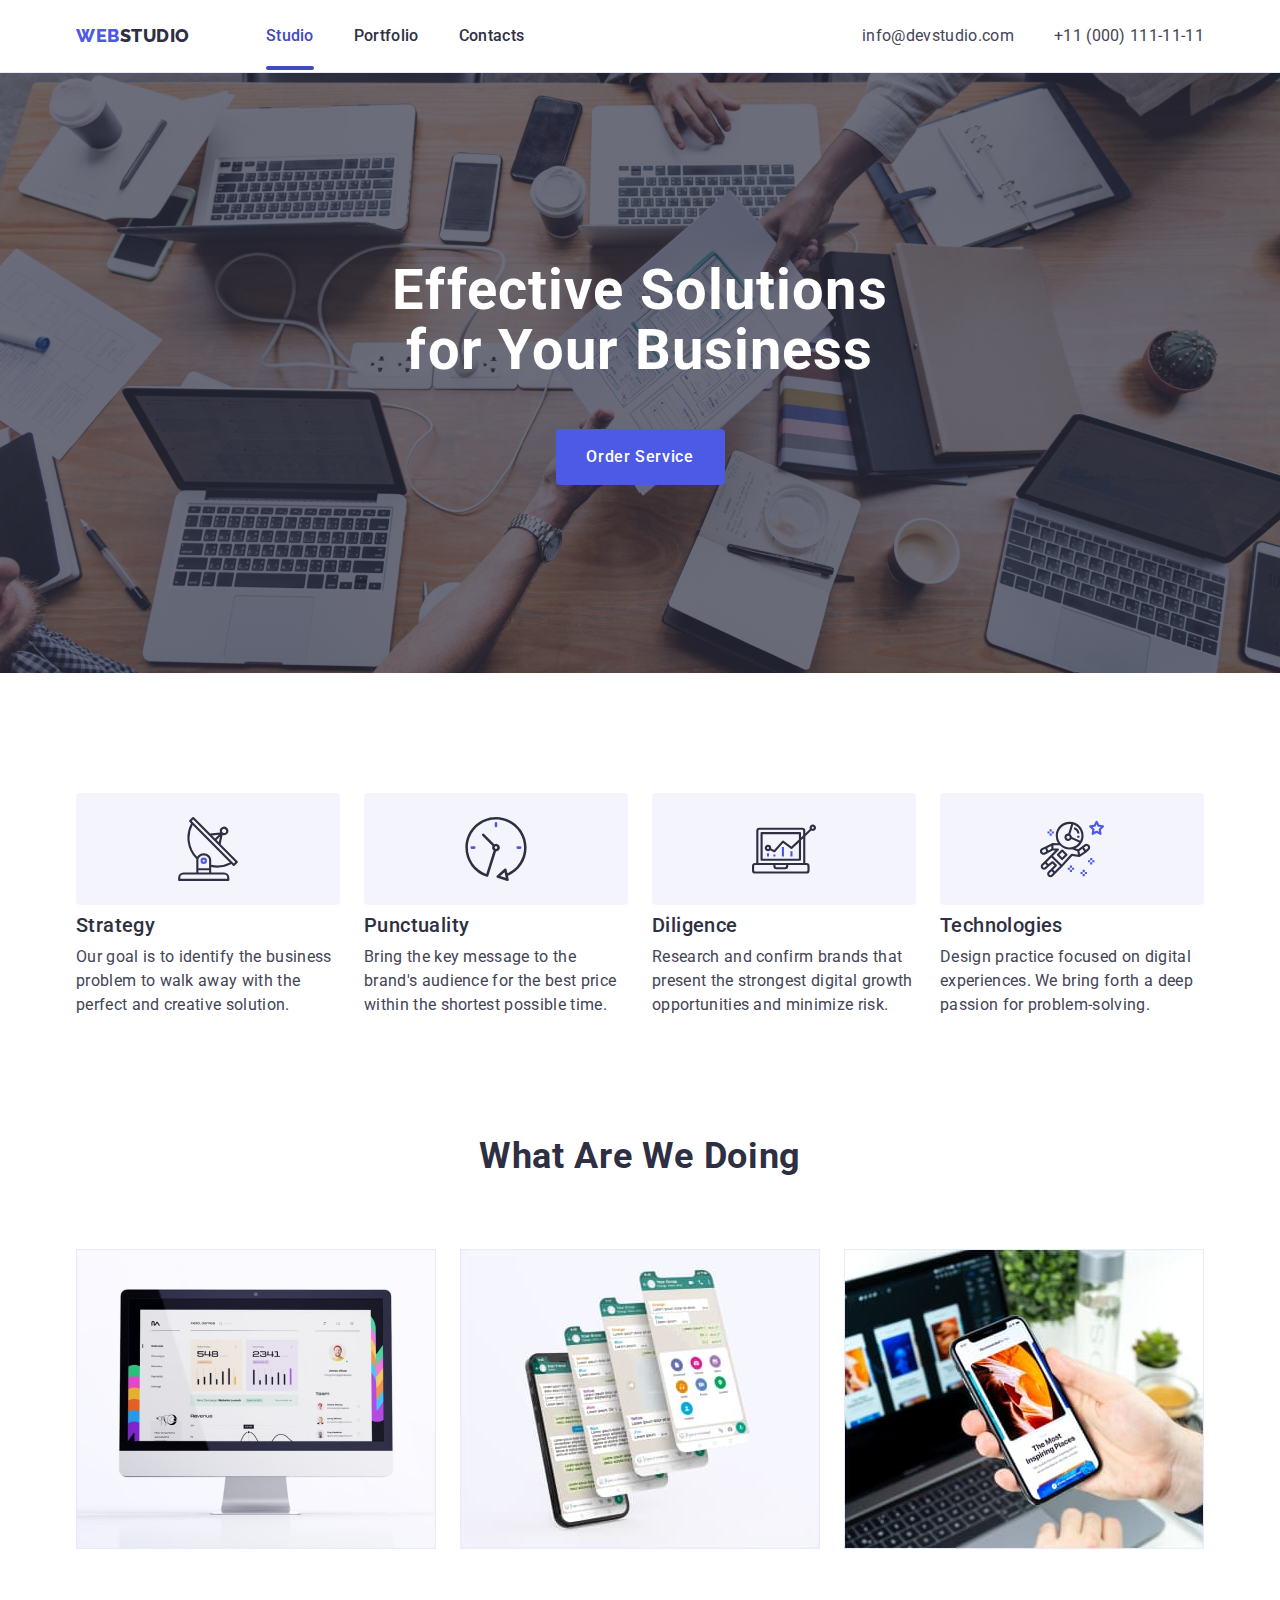
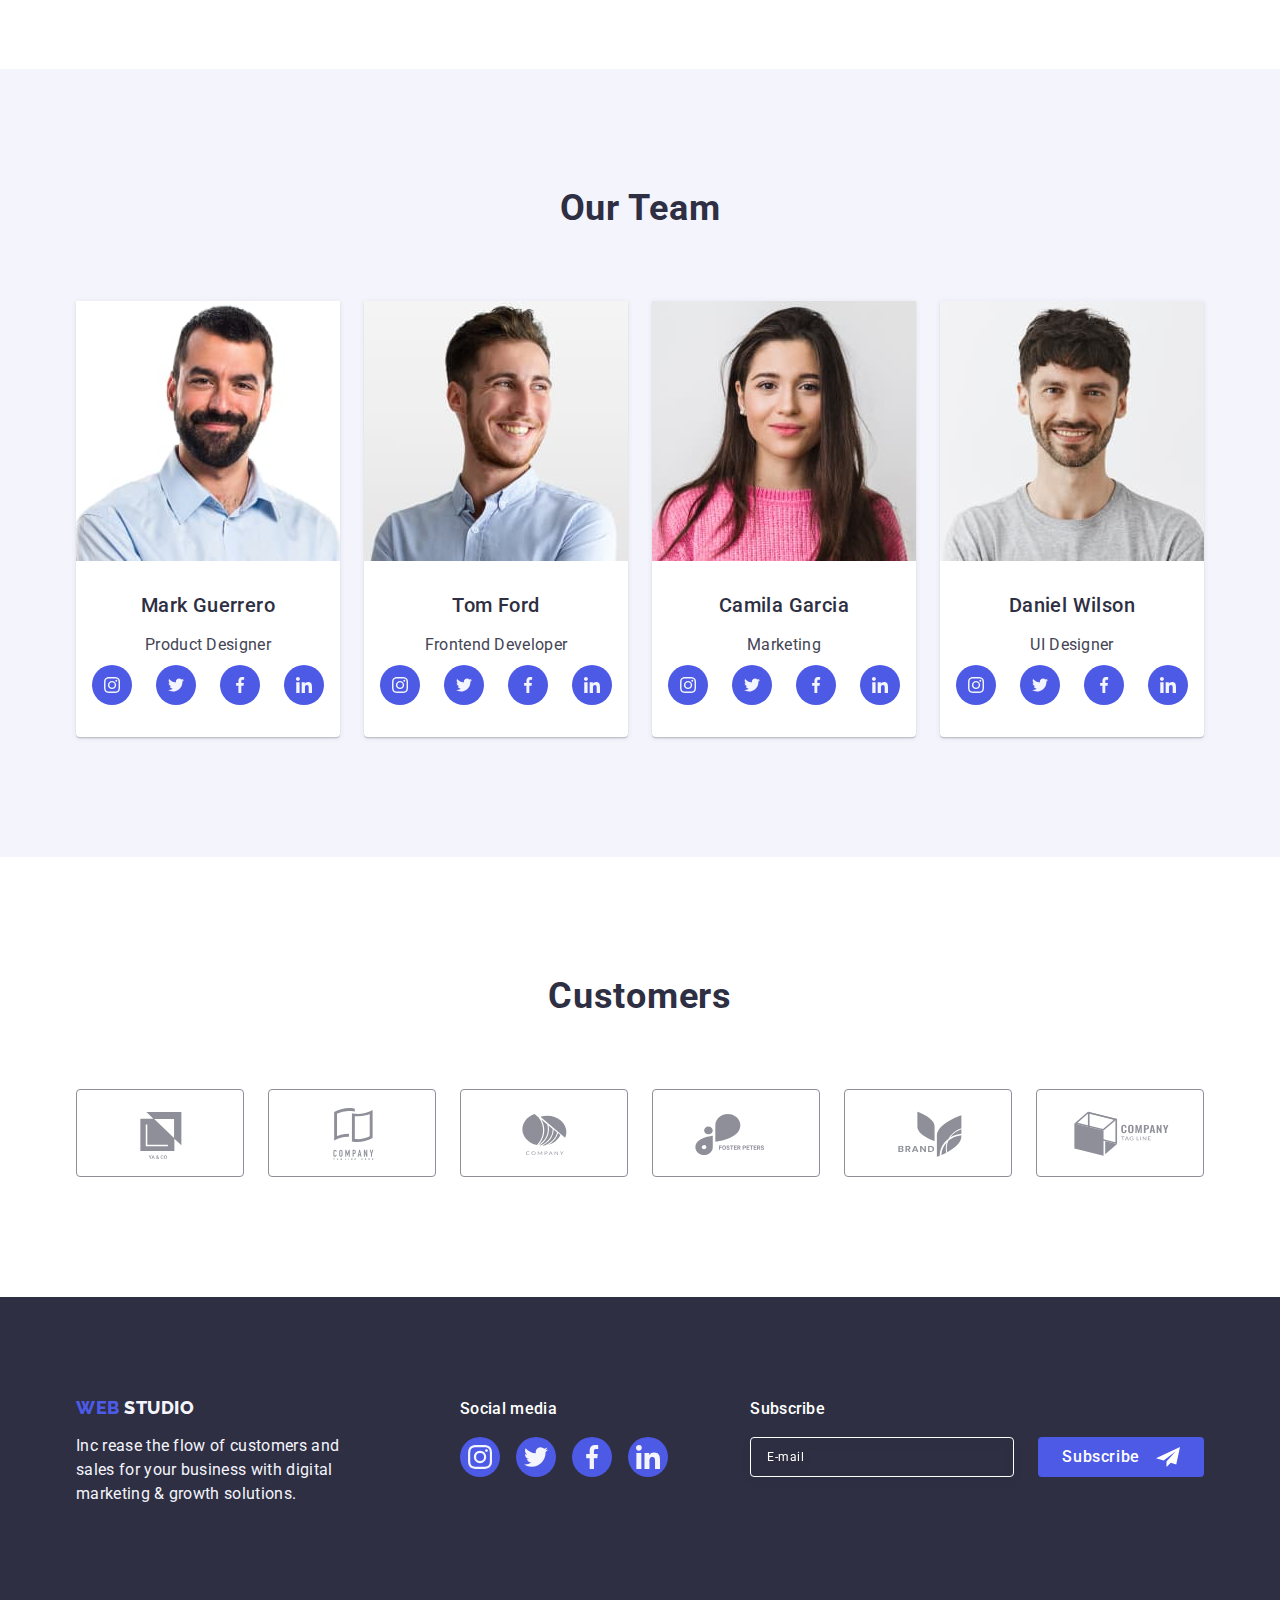
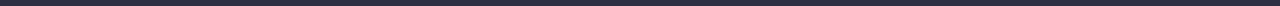
<file: index.html>
<!DOCTYPE html>
<html lang="en">
<head>
    <meta charset="UTF-8">
    <meta http-equiv="X-UA-Compatible" content="IE=edge">
    <meta name="viewport" content="width=device-width, initial-scale=1.0">
    <title>Document</title>
    <link rel="preconnect" href="https://fonts.googleapis.com">
<link rel="preconnect" href="https://fonts.gstatic.com" crossorigin>
<link href="https://fonts.googleapis.com/css2?family=Montserrat:ital,wght@0,600;1,400&family=Poppins:ital,wght@0,800;1,800&display=swap" rel="stylesheet">
<link rel="preconnect" href="https://fonts.googleapis.com">
<link rel="preconnect" href="https://fonts.gstatic.com" crossorigin>
<link href="https://fonts.googleapis.com/css2?family=Montserrat:ital,wght@0,600;1,400&family=Poppins:ital,wght@0,800;1,800&family=Roboto:wght@400;500;700&display=swap" rel="stylesheet">
<link rel="preconnect" href="https://fonts.googleapis.com">
<link rel="preconnect" href="https://fonts.gstatic.com" crossorigin>
<link href="https://fonts.googleapis.com/css2?family=Raleway:wght@800&display=swap" rel="stylesheet">
<!--normolize-->
<link rel="stylesheet" href="https://cdn.jsdelivr.net/npm/modern-normalize@2.0.0/modern-normalize.min.css">
    <link rel="stylesheet" href="css/styles.css">
</head>
<body class="page">
        <header class="header">
            <div class="header-container container ">
                <nav class="nav">
                    <a class="logo logo-link link"
                        href="./index.html">Web <span class="logo-link  span">Studio</span> </a>
                        <ul class="nav-list list ">
                            <li class="nav-item"> <a class="nav-link active link"
                                href="./index.html">Studio</a></li>
                            <li class="nav-item"> <a class="nav-link  link"
                                href="./portfolio.html">Portfolio</a></li>
                            <li class="nav-item"> <a class="nav-link  link"
                                href="">Contacts</a></li>
                        </ul>
                                </nav>
                    <address class="address">
                        <ul  class="address-list list nav-list">
                            <li class="address-item"><a href="mailto:info@devstudio.com" class="phone link">info@devstudio.com</a></li>
                            <li class="address-item"><a href="tel:+110001111111" class="phone link">+11 (000) 111-11-11</a></li>
                        </ul>
                    </address>
                </div>
        </header>
    <main class="main">
         <!-- №1 -->   
        <section class="section">        
            <div class="container container-btn ">
                <h1 class="title">
                    Effective Solutions for Your Business
                </h1>
                    <button type="button" class="btn btn-section" data-modal-open> Order Service </button>
            </div>
        </section>    
               <!-- №2 -->   
    <section class="section-content section-rools">   
            <div class="container  ">
                <h2 class="visually-hidden" hidden>Advantages</h2>
                    <ul class="section-content list list">
                        <li class=" item-item">
                            <div class="rools-icon"><svg class="icon" width ="64" height="64">
                                <use href="./images/icons.svg#antenna-1-1"></use>
                            </svg></div>
                            <h3 class="section-content text">Strategy</h3>
                            <p class="section-content-text">Our goal is to identify the business
                            problem to walk away with the perfect and creative solution.</p>
                        </li>
                        <li class=" item-item">
                            <div class="rools-icon"><svg class="icon" width ="64" height="64">
                                <use href="./images/icons.svg#clock-1"></use>
                            </svg></div>
                            <h3 class="section-content text">Punctuality</h3>
                            <p class="section-content-text">Bring the key message to the brand's audience for the best price within the shortest possible time. </p>
                        </li>
                        <li class=" item-item">
                            <div class="rools-icon"><svg class="icon" width ="64" height="64">
                                <use href="./images/icons.svg#diagram-1"></use>
                            </svg></div>
                            <h3 class="section-content text">Diligence</h3>
                            <p class="section-content-text">Research and confirm brands that present the strongest digital growth opportunities and minimize risk. </p>
                        </li>
                         <li class=" item-item">
                            <div class="rools-icon"><svg class="icon" width ="64" height="64">
                                <use href="./images/icons.svg#astronaut-1"></use>
                            </svg></div>
                            <h3 class="section-content text">Technologies</h3>
                            <p class="section-content-text">Design practice focused on digital experiences. We bring forth a deep passion for problem-solving. </p>
                        </li>
                    </ul>
            </div>
    </section> 
          <!-- №3 -->       
    <section class="section-img">      
            <div class="container work ">
                <h2 class="section-img-title">What are we doing</h2>
                    <ul class="list">
                        <li class=" item">
                        <img src="./images/Rectangle71@2x.jpg" alt="monitor" width="360" height="300" class="section-img-img"></li>
                        <li class=" item">
                        <img src="./images/Rectangle71.jpg" alt="mesenger" width="360" height="300" class="section-img-img"></li>
                        <li class="item">
                        <img src="./images/Rectangle7(2).jpg" alt="smartphone" width="360" height="300" class="section-img-img"></li>
                    </ul>
            </div>
    </section>       
              <!-- №4 -->      
     <section class="section-team-top">      
            <div class="container container-title ">
                <h2 class="teacher-title">Our Team</h2>
                <ul class="section-team-list list">
                    <li class="section-team-item">
                    <img src="./images/img.jpg" alt="teacher" width="264" height="260" class="section-team img">
                    <div class="job">
                        <h3 class="section-team name">Mark Guerrero</h3> 
                        <p class="section-team job-title">Product Designer</p>
                            <ul class="list-network">
                                <li class="item-network">
                                    <a href="#" class="icon-network">
                                        <svg class="network" width ="16" height="16">
                                            <use href="./images/icons.svg#instagram-2"></use>
                                        </svg>
                                    </a>
                                </li>
                                    <li class="item-network">
                                        <a href="#" class="icon-network">
                                            <svg class="network" width ="16" height="16">
                                                <use href="./images/icons1.svg#twitter"></use>
                                            </svg>
                                         </a>
                                    </li>
                                        <li class="item-network">
                                            <a href="#" class="icon-network">
                                                <svg class="network" width ="16" height="16">
                                                    <use href="./images/icons1.svg#facebook-1"></use>
                                                </svg>
                                            </a>
                                        </li>
                                            <li class="item-network">
                                                <a href="#" class="icon-network">
                                                    <svg class="network" width ="16" height="16">
                                                        <use href="./images/icons1.svg#linkedin"></use>
                                                    </svg>
                                                </a>
                                            </li>
                            </ul>
                            </div>
                   
                </li>
                    <li class="section-team-item">
                   <img src="./images/img(1).jpg" alt="teacher" width="264" height="260" class="section-team img">
                   <div class="job">
                    <h3 class="section-team name">Tom Ford</h3> 
                    <p class="section-team job-title"> Frontend Developer</p>
                        <ul class="list-network">
                            <li class="item-network">
                                <a href="#" class="icon-network">
                                    <svg class="network" width ="16" height="16">
                                        <use href="./images/icons.svg#instagram-2"></use>
                                    </svg>
                                </a>
                            </li>
                                <li class="item-network">
                                    <a href="#" class="icon-network">
                                        <svg class="network" width ="16" height="16">
                                            <use href="./images/icons1.svg#twitter"></use>
                                        </svg>
                                        </a>
                                </li>
                                    <li class="item-network">
                                        <a href="#" class="icon-network">
                                            <svg class="network" width ="16" height="16">
                                                <use href="./images/icons1.svg#facebook-1"></use>
                                            </svg>
                                         </a>
                                    </li>
                                        <li class="item-network">
                                            <a href="#" class="icon-network">
                                                <svg class="network" width ="16" height="16">
                                                    <use href="./images/icons1.svg#linkedin"></use>
                                                </svg>
                                            </a>
                                        </li>
                        </ul>
                        </div>

                    <li class="section-team-item">
                    <img src="./images/img(2).jpg" alt="teacher" width="264" height="260" class="section-team img">
                    <div class="job">
                        <h3 class="section-team name">Camila Garcia</h3>
                         <p class="section-team job-title">Marketing</p>
                            <ul class="list-network">
                                <li class="item-network">
                                    <a href="#" class="icon-network">
                                        <svg class="network" width ="16" height="16">
                                            <use href="./images/icons.svg#instagram-2"></use>
                                        </svg>
                                     </a>
                                </li>
                                    <li class="item-network">
                                        <a href="#" class="icon-network">
                                            <svg class="network" width ="16" height="16">
                                                <use href="./images/icons1.svg#twitter"></use>
                                            </svg>
                                         </a>
                                    </li>
                                        <li class="item-network">
                                            <a href="#" class="icon-network">
                                                <svg class="network" width ="16" height="16">
                                                    <use href="./images/icons1.svg#facebook-1"></use>
                                                </svg>
                                            </a>
                                        </li>
                                            <li class="item-network">
                                                <a href="#" class="icon-network">
                                                    <svg class="network" width ="16" height="16">
                                                        <use href="./images/icons1.svg#linkedin"></use>
                                                    </svg>
                                                </a>
                                            </li>
                            </ul>
                            </div>
                   
                    <li class="section-team-item">
                    <img src="./images/img(3).jpg" alt="teacher" width="264" height="260" class="section-team img">
                    <div class="job">
                        <h3 class="section-team name">Daniel Wilson</h3> 
                        <p class="section-team job-title"> UI Designer</p>
                            <ul class="list-network">
                                <li class="item-network">
                                    <a href="#" class="icon-network">
                                        <svg class="network" width ="16" height="16">
                                            <use href="./images/icons.svg#instagram-2"></use>
                                        </svg>
                                        </a>
                                </li>
                                    <li class="item-network">
                                        <a href="#" class="icon-network">
                                            <svg class="network" width ="16" height="16">
                                                <use href="./images/icons1.svg#twitter"></use>
                                            </svg>
                                         </a>
                                    </li>
                                        <li class="item-network">
                                            <a href="#" class="icon-network">
                                                <svg class="network" width ="16" height="16">
                                                    <use href="./images/icons1.svg#facebook-1"></use>
                                                </svg>
                                             </a>
                                        </li>
                                            <li class="item-network">
                                                <a href="#" class="icon-network">
                                                    <svg class="network" width ="16" height="16">
                                                        <use href="./images/icons1.svg#linkedin"></use>
                                                    </svg>
                                                </a>
                                            </li>
                            </ul>
                            </div>
                   
                </ul>
            </div>
    </section>    
    <!-- №5 -->    
    <section class="customers">
        <div class="customers-item  container">
                 <h2 class="teacher-title">Customers</h2>
            <ul class="clients-list">
                <li class="clients"><a href="#" class="clients-link"> 
                    <svg class="clients-icon" width ="104" height="56">
                                                <use href="./images/icons.svg#Logo"></use> 
                                            </svg></a></li>
                <li class="clients"><a href="#" class="clients-link"> 
                    <svg class="clients-icon" width ="104" height="56">
                                                <use href="./images/icons.svg#Logo-1"></use>
                                            </svg></a></li>
                <li class="clients"><a href="#" class="clients-link"> 
                    <svg class="clients-icon" width ="104" height="56">
                                                <use href="./images/icons.svg#Logo-2"></use>
                                            </svg></a></li>
                <li class="clients"><a href="#" class="clients-link"> 
                    <svg class="clients-icon" width ="104" height="56">
                                                <use href="./images/icons1.svg#Logo-3"></use>
                                            </svg></a></li>
                <li class="clients"><a href="#" class="clients-link"> 
                    <svg class="clients-icon" width ="104" height="56">
                                                <use href="./images/icons1.svg#Logo-4"></use>
                                            </svg></a></li>
                     <li class="clients"><a href="#" class="clients-link"> 
                          <svg class="clients-icon" width ="104" height="56">
                                     <use href="./images/icons1.svg#Logo-5"></use>
                                            </svg></a></li>                            
            </ul>
        </div>
    </section> 
    </main>
    <footer class="footer">
       <div class="container-top container">
        <div class=" container-footer ">
            <a class="logo-link link logo-footer"
            href="./index.html">Web <span class="logo-link-span">Studio</span> </a>
            <p class="footer-text">Inc
        rease the flow of customers and sales for your business with digital marketing & growth solutions.</p>
        </div>
        <div class="container-network">
           <p class="social-title">Social media</p>
            <ul class="list-network-footer">
                <li class="item-network">
                    <a href="#" class="icon-network-footer">
                        <svg class="network" width ="24" height="24">
                            <use href="./images/icons.svg#instagram-2"></use>
                        </svg>
                        </a>
                </li>
                    <li class="item-network">
                        <a href="#" class="icon-network-footer">
                            <svg class="network" width ="24" height="24">
                                <use href="./images/icons1.svg#twitter"></use>
                            </svg>
                            </a>
                    </li>
                        <li class="item-network">
                            <a href="#" class="icon-network-footer">
                                <svg class="network" width ="24" height="24">
                                    <use href="./images/icons1.svg#facebook-1"></use>
                                </svg>
                                </a>
                        </li>
                            <li class="item-network">
                                <a href="#" class="icon-network-footer">
                                    <svg class="network" width ="24" height="24">
                                        <use href="./images/icons1.svg#linkedin"></use>
                                    </svg>
                                    </a>
                            </li>
            </ul> 
            </div>
            <div class=" subscribe-container">  
                <p class="subscribe-text">Subscribe</p>
                <form class="subscribe-form">
                   <label class="label-hidden" for="footer-email">
                        <input type="email" class="subscribe-input" placeholder="E-mail" name="footer-email" id="footer-email">
                    </label> 
                    <button class="subscribe-btn" type="submit">
                        Subscribe
                        <svg class="subscribe-icon" width="24" height="24">
                            <use href="./images/icons.svg#Frame"></use>
                        </svg>
                    </button>
                </form>
            </div>    
        </div>
    </footer>
     <!-- Modal window -->
     <div class="backdrop is-hidden" data-modal>
        <div class="modal">
          <button class="modal-btn" type="button" data-modal-close>
            <svg class="modal-icon" width="8" height="8">
              <use href="./images/icons.svg#close-black"></use>
            </svg>
          </button>
         
          <p class="modal-caption">Leave your contacts and we will call you back</p>
          <form  class="modal-form " name="review_form" autocomplete="on">
            <div class="modal-form-field">   
                <label class=" modal-form-label" for="user-name">
                    Name
                </label>
                 <div class="modal-from-container">
                    <input type="text" name="user-name" id="user-name" class="modal-form-input">
                    <svg class="modal-from-icon" width="18" height="24">
                        <use href="./images/icons.svg#icon-person-black"></use>
                    </svg>
                </div>
            </div>
            <div class="modal-form-field">   
                <label class=" modal-form-label" for="user-phone">
                    Phone
                </label>
                 <div class="modal-from-container">
                    <input type="tel" name="user-phone" id="user-phone" class="modal-form-input">
                    <svg class="modal-from-icon" width="18" height="24">
                        <use href="./images/icons.svg#icon-phone-black"></use>
                    </svg>
                </div>
                
            </div>
            
            <div class="modal-form-field">   
                <label class=" modal-form-label" for="user-email">
                    Email 
                 </label>
                 <div class="modal-from-container">
                    <input type="email" name="user-email" id="user-email" class="modal-form-input">
                    <svg class="modal-from-icon" width="18" height="24">
                        <use href="./images/icons.svg#icon-email-black"></use>
                    </svg>
                </div>
              
            </div>
            <div class="modal-form-comment-container">
                <label class="modal-form-label" for="user-comment" >
                    Comment</label>
                    <textarea class="modal-form-comment" id="user-comment" name="user-comment" rows="6" placeholder="Text input"></textarea>
                
            </div>
            <div class="modal-form-agreement-container">
                    <input class="modal-form-checkbox visually-hidden" type="checkbox" id="user-privacy" value="true"  name="user-privacy">
                    <label class="modal-form-agreement"  for="user-privacy">
                    <span class="modal-form-custom-checkbox">
                    <svg class="modal-form-custom-checkbox-icon" width="10" height="8">
                        <use href="./images/icons.svg#Vectorok" ></use>
                    </svg>
                </span>
                I accept the terms and conditions of the
                <a class="modal-form-link" href="#">Privacy Policy</a>            
             </label>
            </div>
           <button type="submit" class="btn btn-modal">Send</button>
          </form>
        </div>
      </div>
      <script src="./js/modal.js"></script>
</body>
</html>
</file>
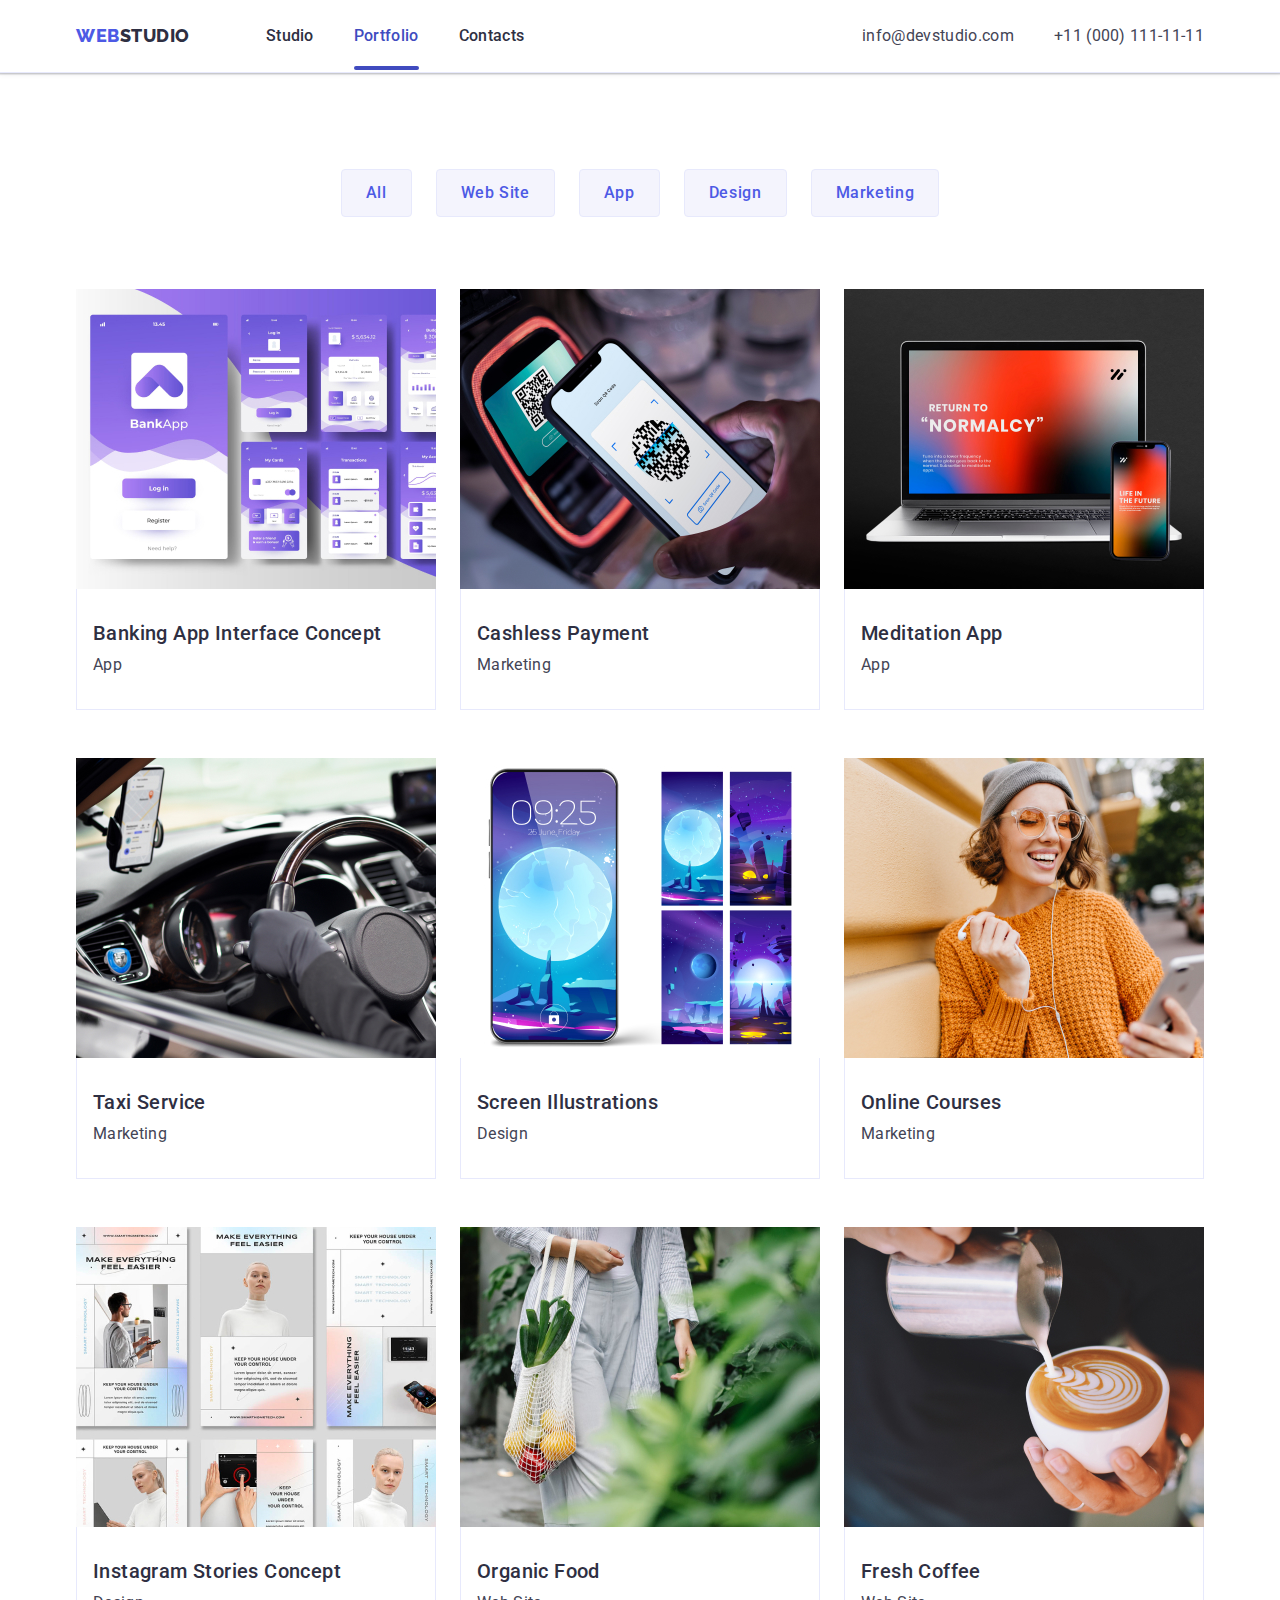
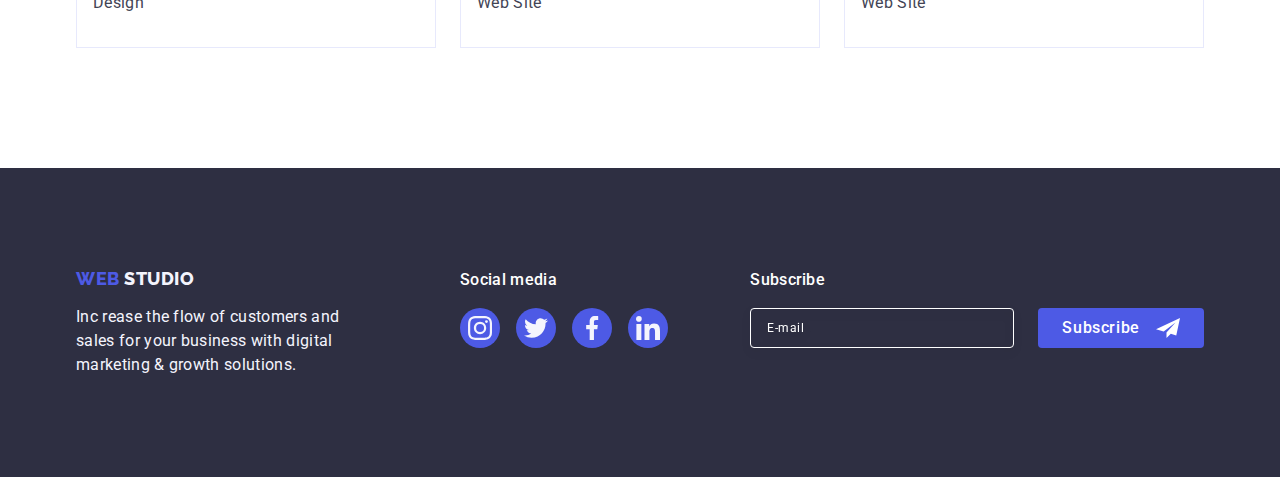
<file: portfolio.html>
<!DOCTYPE html>
<html lang="en">
<head>
    <meta charset="UTF-8">
    <meta http-equiv="X-UA-Compatible" content="IE=edge">
    <meta name="viewport" content="width=device-width, initial-scale=1.0">
    <title>Portfolio</title>
    <link rel="preconnect" href="https://fonts.googleapis.com">
<link rel="preconnect" href="https://fonts.gstatic.com" crossorigin>
<link href="https://fonts.googleapis.com/css2?family=Montserrat:ital,wght@0,600;1,400&family=Poppins:ital,wght@0,800;1,800&display=swap" rel="stylesheet">
<link rel="preconnect" href="https://fonts.googleapis.com">
<link rel="preconnect" href="https://fonts.gstatic.com" crossorigin>
<link href="https://fonts.googleapis.com/css2?family=Montserrat:ital,wght@0,600;1,400&family=Poppins:ital,wght@0,800;1,800&family=Roboto:wght@400;500;700&display=swap" rel="stylesheet">
<link rel="preconnect" href="https://fonts.gstatic.com" crossorigin>
<link href="https://fonts.googleapis.com/css2?family=Raleway:wght@800&display=swap" rel="stylesheet">
<!--normolize-->
<link rel="stylesheet" href="https://cdn.jsdelivr.net/npm/modern-normalize@2.0.0/modern-normalize.min.css">
    <link rel="stylesheet" href="css/styles.css">
</head>
<body class="page">
    <header class="header">
        <div class="header-container container ">
            <nav class="nav">
                <a class="logo logo-link link"
                    href="./index.html">Web <span class="logo-link span">Studio</span> </a>
                    <ul class="nav-list list ">
                        <li class="nav-item"> <a class="nav-link  link"
                            href="./index.html">Studio</a></li>
                        <li class="nav-item"> <a class="nav-link active link"
                            href="./portfolio.html">Portfolio</a></li>
                        <li class="nav-item"> <a class="nav-link  link"
                            href="">Contacts</a></li>
                    </ul>
            </nav>
                <address class="address">
                    <ul  class="address-list list nav-list">
                        <li class="address-item"><a href="mailto:info@devstudio.com" class="phone link">info@devstudio.com</a></li>
                        <li class="address-item"><a href="tel:+110001111111" class="phone link">+11 (000) 111-11-11</a></li>
                    </ul>
                </address>
            </div>
    </header>
    <main class="main">
        <section class="section-filters">
            <div class="container">
                <h1 class="visually-hidden">images</h1>
                <ul class="filters-list list list-filters">
                    <li class="filters-item"><button type="button" class="filters-btn">All</button></li>
                    <li class="filters-item"><button type="button" class="filters-btn">Web Site</button></li>
                    <li class="filters-item"><button type="button" class="filters-btn">App</button></li>
                    <li class="filters-item"><button type="button" class="filters-btn">Design</button></li>
                    <li class="filters-item"><button type="button" class="filters-btn">Marketing</button></li>
                </ul>
                    <ul class="project-list list">
                         <li class="project-item">
                            <a href="#" class="style link"> 
                             <div class="wrapper-link">
                                    <img src="./images/img4.jpg"  alt="Banking app" width="360">
                                    <p class="overlay-text">14 Stylish and User-Friendly App Design Concepts · Task Manager App · Calorie Tracker App · Exotic Fruit Ecommerce App · Cloud Storage App</p>
                                </div>
                                
                                    <div class=" container-img">
                                            <h2 class="team-title">Banking App Interface Concept</h2> 
                                            <p class="section-content-text">App</p>
                                    </div>    
                    </a>   
                        </li>
                         <li class="project-item">
                             <a href="#" class=" style link">
                                <div class="wrapper-link">
                                    <img src="./images/img5.jpg" alt="teacher"  class="projecr-img" width="360">
                                    <p class="overlay-text">14 Stylish and User-Friendly App Design Concepts · Task Manager App · Calorie Tracker App · Exotic Fruit Ecommerce App · Cloud Storage App</p>
                                </div>
                                    <div class=" container-img">
                                        <h2 class="team-title">Cashless Payment</h2>
                                        <p class="section-content-text">Marketing</p>
                                    </div>
                                </a>                                       
                                    </li>
                        <li class="project-item">
                            <a href="#" class="style link">
                                <div class="wrapper-link">
                                    <img src="./images/img10.jpg" alt="teacher" class="projecr-img" width="360">
                                    <p class="overlay-text">14 Stylish and User-Friendly App Design Concepts · Task Manager App · Calorie Tracker App · Exotic Fruit Ecommerce App · Cloud Storage App</p>
                                </div>
                                    <div class="container-img">
                                     <h2 class="team-title">Meditation App</h2> 
                                     <p class="section-content-text">App</p>
                                    </div>
                                </a>                       
                        </li>
                     <li class="project-item">
                             <a href="#" class=" style link">
                                <div class="wrapper-link">
                                    <img src="./images/img6.jpg" alt="teacher" class="projecr-img" width="360">
                                    <p class="overlay-text">14 Stylish and User-Friendly App Design Concepts · Task Manager App · Calorie Tracker App · Exotic Fruit Ecommerce App · Cloud Storage App</p>
                                </div>
                                    <div class=" container-img"> 
                                        <h2 class="team-title">Taxi Service</h2>
                                        <p class="section-content-text">Marketing </p>
                                    </div>
                                </a>                               
                                    </li>
                     <li class="project-item">
                        <a href="#" class=" style link">
                            <div class="wrapper-link">
                                <img src="./images/img7.jpg" alt="teacher" class="projecr-img" width="360">
                                <p class="overlay-text">14 Stylish and User-Friendly App Design Concepts · Task Manager App · Calorie Tracker App · Exotic Fruit Ecommerce App · Cloud Storage App</p>
                            </div>
                                <div class=" container-img">
                                <h2 class="team-title">Screen Illustrations</h2>
                                 <p class="section-content-text"> Design</p>
                                </div>
                            </a>
                          
                   </li>
                     <li class="project-item">
                                         <a href="#" class="style link">  
                                            <div class="wrapper-link">                     
                                                <img src="./images/img8.jpg" alt="teacher" class="projecr-img" width="360">
                                                <p class="overlay-text">14 Stylish and User-Friendly App Design Concepts · Task Manager App · Calorie Tracker App · Exotic Fruit Ecommerce App · Cloud Storage App</p>
                                             </div>
                                                <div class="container-img">
                            <h2 class="team-title">Online Courses</h2> 
                            <p class="section-content-text">Marketing</p>
                                        </div>
                                        </a>                       
                        </li>
                                       <li class="project-item">
                        <a href="#" class="style link">
                            <div class="wrapper-link">     
                           <img src="./images/img11.jpg" alt="teacher" class="projecr-img" width="360">
                           <p class="overlay-text">14 Stylish and User-Friendly App Design Concepts · Task Manager App · Calorie Tracker App · Exotic Fruit Ecommerce App · Cloud Storage App</p>
                        </div>  
                           <div class=" container-img"> 
                            <h2 class="team-title">Instagram Stories Concept</h2> 
                            <p class="section-content-text">Design</p>
                             </div>
                        </a>
                       
                        </li>
                                       <li class="project-item">
                        <a href="#" class="style link">
                            <div class="wrapper-link">  
                            <img src="./images/img9.jpg" alt="teacher" class="projecr-img" width="360">
                            <p class="overlay-text">14 Stylish and User-Friendly App Design Concepts · Task Manager App · Calorie Tracker App · Exotic Fruit Ecommerce App · Cloud Storage App</p>
                        </div>
                            <div class=" container-img">
                                 <h2 class="team-title">Organic Food</h2> 
                                 <p class="section-content-text">Web Site</p>
                                </div>
                            </a>
                             
                                </li>
                                       <li class="project-item">
                        <a href="#" class="style link">
                        <div class="wrapper-link">  
                            <img src="./images/img12.jpg" alt="teacher" class="projecr-img" width="360">
                            <p class="overlay-text">14 Stylish and User-Friendly App Design Concepts · Task Manager App · Calorie Tracker App · Exotic Fruit Ecommerce App · Cloud Storage App</p>
                        </div>
                            <div class=" container-img">
                            <h2 class="team-title">Fresh Coffee</h2> <p class="section-content-text">Web Site</p>
                        </div>
                    </a>
                         
                        </li>
                      </ul>
                   </div>
        </section>      
    </main>
    <footer class="footer">
        <div class="container-top container">
         <div class=" container-footer ">
             <a class="logo-link link logo-footer"
             href="./index.html">Web <span class="logo-link-span">Studio</span> </a>
             <p class="footer-text">Inc
         rease the flow of customers and sales for your business with digital marketing & growth solutions.</p>
         </div>
         <div class="container-network">
            <p class="social-title">Social media</p>
             <ul class="list-network-footer">
                 <li class="item-network">
                     <a href="#" class="icon-network-footer">
                         <svg class="network" width ="24" height="24">
                             <use href="./images/icons.svg#instagram-2"></use>
                         </svg>
                         </a>
                 </li>
                     <li class="item-network">
                         <a href="#" class="icon-network-footer">
                             <svg class="network" width ="24" height="24">
                                 <use href="./images/icons1.svg#twitter"></use>
                             </svg>
                             </a>
                     </li>
                         <li class="item-network">
                             <a href="#" class="icon-network-footer">
                                 <svg class="network" width ="24" height="24">
                                     <use href="./images/icons1.svg#facebook-1"></use>
                                 </svg>
                                 </a>
                         </li>
                             <li class="item-network">
                                 <a href="#" class="icon-network-footer">
                                     <svg class="network" width ="24" height="24">
                                         <use href="./images/icons1.svg#linkedin"></use>
                                     </svg>
                                     </a>
                             </li>
             </ul> 
             </div>
             <div class=" subscribe-container">  
                 <p class="subscribe-text">Subscribe</p>
                 <form class="subscribe-form">
                    <label class="label-hidden" for="footer-email">
                         <input type="email" class="subscribe-input" placeholder="E-mail" name="footer-email" id="footer-email">
                     </label> 
                     <button class="subscribe-btn" type="submit">
                         Subscribe
                         <svg class="subscribe-icon" width="24" height="24">
                             <use href="./images/icons.svg#Frame"></use>
                         </svg>
                     </button>
                 </form>
             </div>    
         </div>
     </footer>

    
</body>
</html>
</file>
<file: css/styles.css>
body{
    font-family: var(--primary-font);
    color: #434455 ;
    background-color: #ffffff ;
}
img{
    display: block;
}
.container {
    width: 1158px;
    margin: 0 auto;
    padding-left: 15px;
    padding-right: 15px;

}
.header-container{
    display: flex;
    align-items: center;
    justify-content: space-between;
}
:root{
--primary-font:'Roboto',sans-serif;
--primary-black-color:#404bbf ;
--primary-white-color:#ffffff;
--font-color: #434455;
--title-color:#2E2F42;
--background:#4d5ae5 ;
--fill-background:#f4f4fd;
--color-link:#8e8f99;

}
.logo-link{
   
    font-family: 'Raleway',sans-serif;
    font-style: normal;
    font-weight: 800;
    font-size: 18px;
    line-height: 1.17;
letter-spacing: 0.03em;
text-transform: uppercase;
color: #4D5AE5 ;
transition:  color 250ms cubic-bezier(0.4, 0, 0.2, 1);
}

.logo-footer {
    display: inline-block;
    margin-bottom: 16px;
}

.logo{
    margin-right: 76px;
    display: flex;
    align-items: center;
}
.header{
    display: flex;
    border-bottom: 1px solid #E7E9FC;
    box-shadow: 0px 1px 6px 0px rgba(46, 47, 66, 0.08), 0px 1px 1px 0px rgba(46, 47, 66, 0.16), 0px 2px 1px 0px rgba(46, 47, 66, 0.08);


}
.nav{
    display: flex;
    align-items: center;
}
.nav-item{
    transition:  color 250ms cubic-bezier(0.4, 0, 0.2, 1) ;

}
/*reset*/
h1,h2,h3,h4,h5,h6,p{
    margin: 0;
}
ul,ol{
    margin: 0;
    padding: 0;
}

*,
*::before,
*::after{
    box-sizing: border-box;
}
.span{
    color: #2e2f42;
}
.nav-link.active::after{
    content: '';
    position: absolute;
    bottom: 0px;
    left: 0;
    bottom: -1px;
    width: 100%;
    height: 4px;
    background-color: var(--primary-black-color);
    border-radius: 2px;}
    .nav-link.active{
        color: #404bbf;
    }
.nav-link {
    position: relative;
font-weight: 500;
font-size: 16px;
line-height: 1.5;
letter-spacing: 0.02em;
color: #2E2F42;
padding: 24px 0 ;
transition:  color 250ms cubic-bezier(0.4, 0, 0.2, 1) ;
}
.nav-link:hover{
    color:  #404bbf;
}
.nav-link:focus{
    color:  #404bbf;
}
.list{
    list-style: none;
    display: flex;
    gap: 24px;
}
.phone:hover{
    color:  #404bbf;
}
.phone:focus{
    color:  #404bbf;
}
.link{
    text-decoration:none;
}
.style{
    text-decoration:none;
    transition:  color 250ms cubic-bezier(0.4, 0, 0.2, 1);
    display: block;
    transition: box-shadow 250ms cubic-bezier(0.4, 0, 0.2, 1);
}
.style:hover{
    box-shadow:  0px 1px 6px rgba(46, 47, 66, 0.08), 0px 1px 1px rgba(46, 47, 66, 0.16), 0px 2px 1px rgba(46, 47, 66, 0.08); 
}

.style:focus {
    box-shadow:  0px 1px 6px rgba(46, 47, 66, 0.08), 0px 1px 1px rgba(46, 47, 66, 0.16), 0px 2px 1px rgba(46, 47, 66, 0.08); 
}
.nav-link .address-item:hover
.nav-link .address-item:focus
{
   color:  #404bbf;

}
.nav-list{
    display: flex;
    gap: 40px;
    padding: 24px 0;

}
address{
font-style: normal;
}
.address-list{
    display: flex;
    gap: 40px;

}
.icon{
    display: block;
    margin-left: auto;
    margin-right: auto;
}
.icon-network{
    background-color:var(--background);
    width: 100%;
    height: 100%;
    border-radius: 50%;
    display: flex;
    justify-content: center;
    align-items: center;
    transition:  background-color 250ms cubic-bezier(0.4, 0, 0.2, 1);
    list-style-type: none;
  
}
.icon-network-footer{
    background-color:var(--background);
    width: 100%;
    height: 100%;
    border-radius: 50%;
    display: flex;
    justify-content: center;
    align-items: center;
    transition:  background-color 250ms cubic-bezier(0.4, 0, 0.2, 1);
    list-style-type: none;
}
.icon-network:focus,
.icon-network:hover{
    background-color: #404bbf;
}
.icon-network-footer:focus,
.icon-network-footer:hover{
    background-color: #31d0aa;
}
.container-network{
  
}
.list-network{
    display: flex;
    gap: 24px;
    justify-content: center;
 
}
.list-network-footer{
    display: flex;
    gap: 16px;
    justify-content: center;}
.item-network{
    height: 40px;
    width: 40px;
    list-style-type: none;
}
.container-rools{
    
}
   
.rools-icon{
    width: 264px;
    height: 112px;
    background-color: #F4F4FD;
    margin-bottom: 8px;
    display: flex;
    justify-content: center;
    align-items: center;
    border-radius: 4px;
}
.phone{
    font-family: 'Roboto', sans-serif;
    font-weight: 400;
    font-size: 16px;
    line-height: 1.5;
    letter-spacing: 0.02em;
    color: var(--font-color);
    transition:  color 250ms cubic-bezier(0.4, 0, 0.2, 1);
    }
.section{
    background-color: #2E2F42;
    padding-top: 188px;
    padding-bottom: 188px;
    height: 600px;
    background-image: linear-gradient(rgba(46, 47, 66, 0.7), rgba(46, 47, 66, 0.7)),
     url(../images/people-office1.jpg);
    background-repeat: no-repeat;
    background-position: center;
    background-size: cover;
    max-width: 1440px;
}

.title{
    font-family: 'Roboto'sans-serif;
font-size: 56px;
line-height: 1.07;
text-align: center;
letter-spacing: 0.02em;
color: #FFFFFF;
max-width: 496px;
}
.btn{
    background-color: #4D5AE5;
    font-family: 'Roboto',sans-serif;
font-style: normal;
font-weight: 500;
font-size: 16px;
line-height: 1.5;
letter-spacing: 0.04em;
color: #FFFFFF;
cursor: pointer;
min-width: 169px;
height: 56px;
border: none;
border-radius: 4px;
transition:  background-color 250ms cubic-bezier(0.4, 0, 0.2, 1);
}
.btn-section{
    margin-top: 48px;
}
.container-btn{
    align-items: center;
    flex-direction: column;
    display: flex;
}
.btn:focus{
   background-color:  #404BBF;
   border: 1px solid transparent;
}
.btn:hover {
    background-color: #404BBF;   
    border: 1px solid transparent;
}
.section-content{
    font-family: 'Roboto',sans-serif;
font-style: normal;
font-size: 20px;
line-height: 1.2;
letter-spacing: 0.02em;
color: #2E2F42;
}
.section-rools{
    padding: 120px 0; 
}
.visually-hidden {
    position: absolute;
    width: 1px;
    height: 1px;
    margin: -1px;
    border: 0;
    padding: 0;
    
    white-space: nowrap;
    clip-path: inset(100%);
    clip: rect(0 0 0 0);
    overflow: hidden;
  }
.item-item{
   width: 264px;

}
.text{
    margin-bottom: 8px;
    font-weight: 500;
}
.section-content-text{
    font-size: 16px;
line-height: 1.5;
letter-spacing: 0.02em;
color: #434455;
background-color: #FFFFFF;
font-weight: 400;
}
.section-img-title{
    font-size: 36px;
    line-height: 1.11;
    text-align: center;
    letter-spacing: 0.02em;
    color: #2E2F42;
    text-transform: capitalize;
    margin-bottom: 72px;
}
.section-img-img{
    max-width: 360px;
max-height: 300px;
}
.section-img{
   padding-bottom: 120px;
}
.section-team-item{
    background-color: #FFFFFF;
    width: calc((100% - 72px) / 4);
    border-radius: 0px 0px 4px 4px;
    box-shadow: 0px 1px 6px rgba(46, 47, 66, 0.08), 0px 1px 1px rgba(46, 47, 66, 0.16), 0px 2px 1px rgba(46, 47, 66, 0.08);
}
.work{
    flex-direction: column;
}
.job{
    display: flex;
flex-direction: column;
justify-content: center;
align-items: center;
gap: 8px;
padding: 32px 0;
}
    .team-title{
        font-weight: 500;
        font-size: 20px;
line-height: 1.2;
letter-spacing: 0.02em;
text-transform: capitalize;
color: #2E2F42;
margin-bottom: 8px
    }
.teacher-title{
    font-size: 36px;
    line-height: 1.11;
    text-align: center;
    letter-spacing: 0.02em;
    text-transform: capitalize;
    color:var(--title-color);
    margin-bottom: 72px;
   
}
    .section-team-top
    {
        background-color: #F4F4FD;
       padding: 120px 0;

    }
    .container-title{
        flex-direction: column;
    }
    .name{
        font-weight: 500;
font-size: 20px;
line-height: 1.2;
letter-spacing: 0.02em;
color: #2E2F42;
text-align: center;
margin-bottom: 8px;
    }
    .job-title{
        line-height: 1.5;
letter-spacing: 0.02em;
color: #434455;
text-align: center;
    }
    .footer{
        background-color: #2E2F42;
        padding-top: 100px;
        padding-bottom: 100px;
        display: flex;
    }
.logo-link-span{
    color: #F4F4FD;
}

.footer-text{
    line-height: 1.5;
letter-spacing: 0.02em;
color: #F4F4FD;
max-width: 264px
}
.container-footer
{
    margin-right: 120px
}
.filters-btn{
    font-family: 'Roboto', sans-serif;
font-weight: 500;
font-size: 16px;
line-height: 1.5;
text-align: center;
letter-spacing: 0.04em;
color:#4d5ae5 ;
background-color: #F4F4FD;
cursor: pointer ;
padding: 12px 24px;
border: 1px solid #e7e9fc;
border-radius: 4px;
max-height: 48px;
appearance: none;
  display: inline-flex; 
  align-items: center;
  justify-content: center;
  transition:  color 250ms cubic-bezier(0.4, 0, 0.2, 1), background-color 250ms cubic-bezier(0.4, 0, 0.2, 1), border-color 250ms cubic-bezier(0.4, 0, 0.2, 1), box-shadow 250ms cubic-bezier(0.4, 0, 0.2, 1);
}
.filters-btn:hover{
    color: #FFFFFF;
    background-color: #404BBF;
    box-shadow: 0px 3px 1px rgba(0, 0, 0, 0.1), 0px 2px 1px rgba(0, 0, 0, 0.08), 0px 2px 2px rgba(0, 0, 0, 0.12);
}
.filters-btn:focus{
    color: #FFFFFF;
    background-color: #404BBF;
    box-shadow: 0px 3px 1px rgba(0, 0, 0, 0.1), 0px 2px 1px rgba(0, 0, 0, 0.08), 0px 2px 2px rgba(0, 0, 0, 0.12);
}

/*partfolio*/
.section-filters{
    padding-top: 96px;
    padding-bottom: 120px;
}
.list-filters{
    justify-content: center;
    gap: 24px;
    margin-bottom: 72px;
  
}
.project-list{
    flex-wrap: wrap;
    column-gap: 24px; 
    row-gap: 48px;
}
.project-item{
    width: calc((100% - 48px) / 3);
    
}

.container-img{
    padding: 32px 16px;
    border: 1px solid #e7e9fc;
    border-top: none
}
.clients-list {
    display: flex;
    justify-content: center;
    gap: 24px;
    list-style: none;
  }
  .clients{
    width: calc((100% - 120px) / 6);
    height: 88px;
    transition:  border-color 2500ms cubic-bezier(0.4, 0, 0.2, 1), color 2500ms cubic-bezier(0.4, 0, 0.2, 1);
  }
.clients-link {
    display: flex;
    justify-content: center;
    align-items: center;
    width: 100%;
    height: 100%;
    border: 1px solid #8E8F99;
    border-radius: 4px;
    transition: border-color 250ms cubic-bezier(0.4, 0, 0.2, 1), color 250ms cubic-bezier(0.4, 0, 0.2, 1); 
    color:var(--color-link);
  }
  .clients-link:focus{
    color: #404bbf;
    border-color: #404BBF;
    fill: #404BBF;
  }
  .clients-link:hover {
   color: #404bbf;
    border-color: #404BBF;
    fill: #404BBF;
  }
  .clients-link:hover .clients-icon {
    fill: #404BBF;
}
.clients-icon{ 
    fill: currentColor;
}
.container-top{
    display: flex;
    align-items: baseline;
}
.social-title{
    font-size: 16px;
font-family: Roboto;
font-weight: 500;
line-height: 24px;
letter-spacing: 0.32px;
color: #ffffff;
margin-bottom: 16px;
}
.social-network{
    display: flex;
    flex-direction: column;
    width: 208px;
    height: 80px;
    margin-right: 692px;
}
.network{
    fill:var(--fill-background) ;
}
.container-network-social{
    display: flex;
    gap: 16px;
    flex-shrink: 0;
}
.customers{
    padding-top: 120px;
    padding-bottom: 120px;
}
.backdrop.is-hidden .modal {
    opacity: 0;
    transform: translateX(-50%) translateY(-70%);
  }
  .modal-btn {
    position: absolute;
    top: 24px;
    right: 24px;
    border: 1px solid rgba(0, 0, 0, 0.1);
    display: flex;
    align-items: center;
    justify-content: center;
    background-color: #e7e9fc;
    width: 24px;
    height: 24px;
    padding: 0;
    border-radius: 50%;
    cursor: pointer;
    transition: background-color 250ms cubic-bezier(0.4, 0, 0.2, 1), border 250ms cubic-bezier(0.4, 0, 0.2, 1);
  }
  .modal-btn:focus
 {
    border: none;
    background-color: #404bbf;
  }
  .modal-btn:hover
  {
     border: none;
     background-color: #404bbf;
    }
   
    .subscribe-container {
        margin-left: auto;
    }
    .subscribe-text {
        margin-bottom: 16px;
        color:  #FFF;
        font-size: 16px;
        font-weight: 500;
        line-height: 24px;
        letter-spacing: 0.32px;
    }
    .subscribe-form {
        display: flex;
        gap: 24px;
    }
    .subscribe-icon{
        margin-left: 16px;
    }
    .subscribe-input {
       width: 264px;
       height: 40px;
        border-radius: 4px;
        border: 1px solid  #FFF;
        background-color: transparent;
        padding: 8px 16px;
        font-size: 12px;
        font-weight: 400;
        line-height: 1.5;
        letter-spacing: 0.48px;
        filter: drop-shadow(0px 4px 4px rgba(0, 0, 0, 0.15));
        color: #ffffff;
    }

    
    .subscribe-input::placeholder{
        color:  #FFF;
        font-size: 12px;
        font-weight: 400;
        line-height: 24px;
        letter-spacing: 0.48px;
    }
    .subscribe-btn {
        display:flex;
        padding: 8px 24px;
        justify-content: center;
        align-items: center;
        border-radius: 4px;
        background:  #4D5AE5;
        color:  #FFF;
        font-size: 16px;
        font-weight: 500;
        line-height: 24px;
        letter-spacing: 0.64px;
        border:none;
        cursor: pointer;
        min-width: 165px;
    
    }
    .subscribe-btn:focus,
    .subscribe-btn:hover{
      background-color:#404bbf;
      cursor: pointer;
    }
     
    .modal-btn:hover{
    fill: #ffffff;
  }
  .modal-btn:focus{
    fill: #ffffff;
  }
  .modal-icon {
    stroke: #111111;
    transition: fill 250ms cubic-bezier(0.4, 0, 0.2, 1);
  }
  .backdrop {
    position: fixed;
    top: 0;
    left: 0;
    z-index: 100;
  
    width: 100%;
    height: 100%;
  
    background-color: rgba(46, 47, 66, 0.40);
  
    transition:  opacity 250ms cubic-bezier(0.4, 0, 0.2, 1), visibility 250ms cubic-bezier(0.4, 0, 0.2, 1);
  
    /* Default properties */
    opacity: 1;
    visibility: visible;
    pointer-events: initial;
  }
  .backdrop.is-hidden {
    opacity: 0;
    visibility: hidden;
    pointer-events: none;
  }
  /* Visible state */
  .modal {
    padding:72px 24px 24px 24px;
    position: absolute;
    top: 50%;
    left: 50%;
    transform: translate(-50%, -50%) scale(1);
    width: 408px;
    min-height: 584px;
    min-width: 408px;
    background-color: #FCFCFC;
    border-radius: 4px;
    box-shadow: 0px 1px 1px rgba(0, 0, 0, 0.14), 0px 1px 3px rgba(0, 0, 0, 0.12), 0px 2px 1px rgba(0, 0, 0, 0.2);
    transition: transform 250ms cubic-bezier(0.4, 0, 0.2, 1);
}
.overlay-text{
    display: flex;
    width: 100%;
    height: 100%;
    flex-direction: column;
    flex-shrink: 0;
    color:var(--fill-background) ;
    font-size: 16px;
    line-height: 1.5;
    letter-spacing: 0.32px;
    background-color: #4d5ae5; ;
    align-items: center;
    text-align: center;
    padding: 40px 32px;
    position: absolute;
    top: 0;
    left: 0;
    transform: translateY(100%);
    transition: transform 250ms cubic-bezier(0.4, 0, 0.2, 1);
}
.overlay{
 
}
.style:hover .overlay-text{
    transform: translateY(0);
}
.style:focus .overlay-text{
    transform: translateY(0);
}
.wrapper-link{
    overflow: hidden;
    position: relative;
}


.modal-caption {
    display: block;
    margin-bottom: 16px;
    width: 360px;
    color: #2E2F42;
text-align: center;
font-size: 16px;
font-weight: 500;
line-height: 1.5;
letter-spacing: 0.02em;
}
.modal-form {
}
.modal-form-field {
    color: #8E8F99;

font-size: 12px;

line-height: 1.17;
letter-spacing: 0.04em;
    margin-bottom: 8px;
  
}
.modal-form-label {
    position: relative;
    display: block;
    margin-bottom: 4px;
    color: var(--color-link);
font-size: 12px;
font-weight: 400;
line-height: 1.17;
letter-spacing: 0.04em;
}
.modal-form-comment-container{
    margin-bottom: 16px;
}
.modal-form-input {
    border-radius: 4px;
    width: 100%;
    height: 40px;
    font-size: 18px;
    border: 1px solid  rgba(46, 47, 66, 0.40);
    padding-left: 38px;
    outline: transparent;
    transition: border-color 250ms cubic-bezier(0.4, 0, 0.2, 1);
    background-color: transparent;
}
.modal-form-input:focus {
    border-color: var(--background);
}
.modal-from-icon{
    fill: #2E2F42;
    position: absolute;
    left: 16px;
    top:50%;
    transform: translateY(-50%);
    transition: fill 250ms cubic-bezier(0.4, 0, 0.2, 1);
}
.modal-from-container{
position: relative;
}
.modal-form-input:focus +.modal-from-icon{
    fill: var(--background);
}
.modal-form-comment{
    width: 100%;
    height: 120px ;
    padding: 8px 16px;
    resize: none;
    border-radius: 4px;
border: 1px solid  rgba(46, 47, 66, 0.4);
outline: transparent;
transition: border-color 250ms cubic-bezier(0.4, 0, 0.2, 1);
font-size: 12px;
line-height: 1.17;
letter-spacing: 0.04em;
color:  rgba(46, 47, 66, 0.4);;
background-color: transparent;
}

.modal-form-comment:focus {
    border-color: #4d5ae5;
}
.modal-form-comment::placeholder{
    color:  #2E2F4240;
font-size: 12px;
line-height: 14px;
letter-spacing: 0.48px;
}

.modal-form-agreement-desc{

}

.modal-form-link{
    color: #4D5AE5;
}
.modal-form-agreement-container{
    margin-bottom: 24px;
    
}
.modal-form-agreement{
    color: #8E8F99;
    font-size: 12px;
    font-weight: 400;
    line-height: 1.17;
    letter-spacing: 0.04em;
    user-select: none;
}
.modal-form-checkbox:checked+.modal-form-custom-checkbox{
    background-color: #404BBF;
    border: none; 
    fill: #F4F4FD;
  
} 
.modal-form-custom-checkbox{
    display: inline-flex;
    align-items: center;
    justify-content: center;
    width: 16px;
    height: 16px;
    border:1px solid  rgba(46, 47, 66, 0.40);
    border-radius: 2px;
    transition: background-color 250ms cubic-bezier(0.4, 0, 0.2, 1), border 250ms cubic-bezier(0.4, 0, 0.2, 1), fill 250ms cubic-bezier(0.4, 0, 0.2, 1);
    fill:transparent;
}
.modal-form-custom-checkbox-icon{
  
}
.modal-form-checkbox:checked + .modal-form-agreement
 > .modal-form-custom-checkbox {
    opacity: 1;
    background-color: #404bbf;
    border: none;
    fill: #F4F4FD;

}
.modal-form-custom-checkbox-icon{
    fill:#ffffff;
}
.btn-modal{
    display: block;
    margin-left: 96px;
}
</file>
